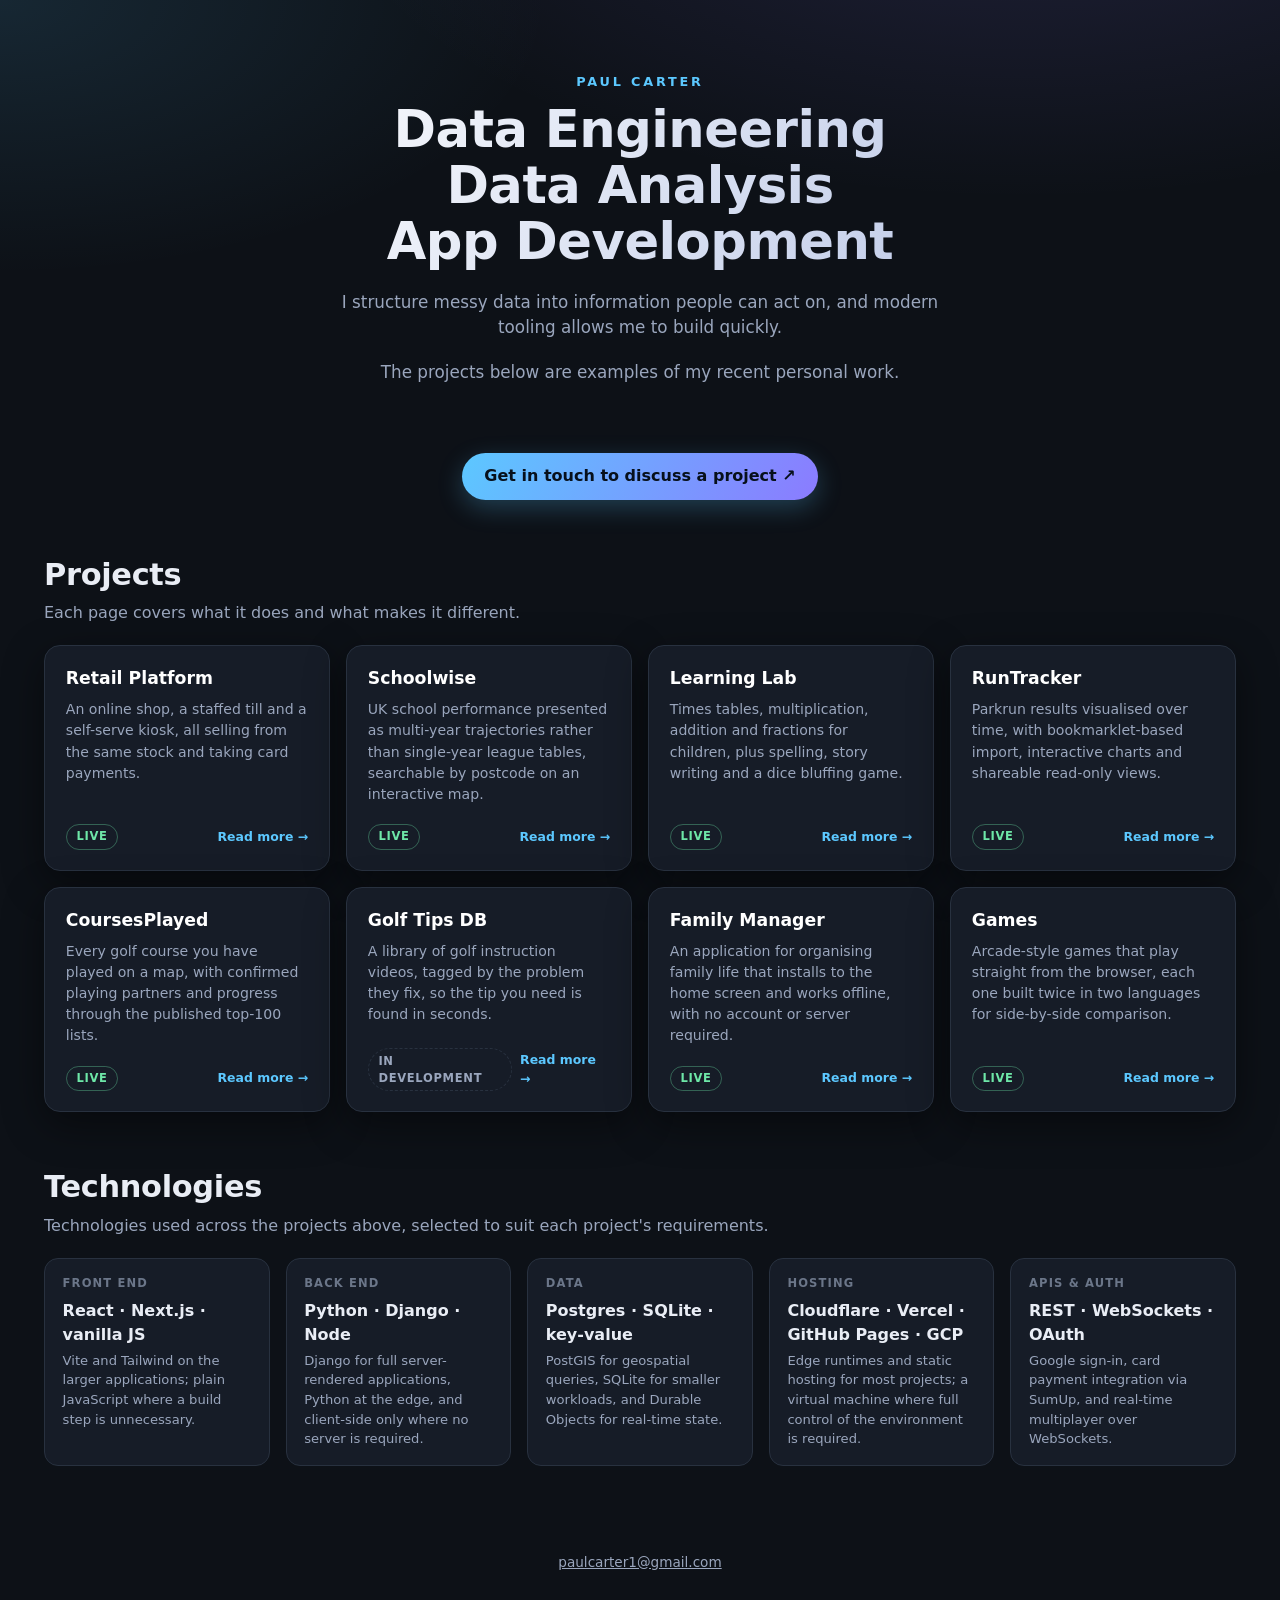
<file: index.html>
<!DOCTYPE html>
<html lang="en">
<head>
  <meta charset="utf-8">
  <meta name="viewport" content="width=device-width, initial-scale=1">
  <title>Paul Carter — Data Engineering, Data Analysis, App Development</title>
  <meta name="description" content="Data engineering, data analysis, app development. Turning messy data into things people can read and act on. A portfolio of recent projects and the technologies used to build them.">
  <link rel="stylesheet" href="style.css">
</head>
<body>

  <!-- ================= HERO ================= -->
  <header class="hero">
    <p class="eyebrow">Paul Carter</p>
    <h1>Data Engineering<br>Data Analysis<br>App Development</h1>

    <p class="intro">
      I structure messy data into information people can act on, and
      modern tooling allows me to build quickly.
    </p>

    <p class="intro">
      The projects below are examples of my recent personal work.
    </p>
  </header>

  <main>

    <p class="cta">
      <a class="contact" href="mailto:paulcarter1@gmail.com">Get in touch to discuss a project ↗</a>
    </p>

    <!-- ================= PROJECT TILES ================= -->
    <!--
      ONE <a class="tile"> PER PROJECT, linking to its page in projects/.
      Each tile: name, one-line description, then a footer row with a status
      chip (Live / In development) and a "Read more" cue. The whole tile is the
      link, so nothing inside it may be an <a>.
    -->
    <h2 class="section-title">Projects</h2>
    <p class="section-sub">Each page covers what it does and what makes it different.</p>

    <section class="tile-grid" aria-label="Projects">

      <a class="tile" href="projects/retail-platform.html">
        <span class="proj-name">Retail Platform</span>
        <p class="tile-desc">An online shop, a staffed till and a self-serve kiosk, all selling from the same stock and taking card payments.</p>
        <span class="tile-foot"><span class="chip live">Live</span><span class="tile-cta">Read more →</span></span>
      </a>

      <a class="tile" href="projects/schoolwise.html">
        <span class="proj-name">Schoolwise</span>
        <p class="tile-desc">UK school performance presented as multi-year trajectories rather than single-year league tables, searchable by postcode on an interactive map.</p>
        <span class="tile-foot"><span class="chip live">Live</span><span class="tile-cta">Read more →</span></span>
      </a>

      <a class="tile" href="projects/learning-lab.html">
        <span class="proj-name">Learning Lab</span>
        <p class="tile-desc">Times tables, multiplication, addition and fractions for children, plus spelling, story writing and a dice bluffing game.</p>
        <span class="tile-foot"><span class="chip live">Live</span><span class="tile-cta">Read more →</span></span>
      </a>

      <a class="tile" href="projects/runtracker.html">
        <span class="proj-name">RunTracker</span>
        <p class="tile-desc">Parkrun results visualised over time, with bookmarklet-based import, interactive charts and shareable read-only views.</p>
        <span class="tile-foot"><span class="chip live">Live</span><span class="tile-cta">Read more →</span></span>
      </a>

      <a class="tile" href="projects/coursesplayed.html">
        <span class="proj-name">CoursesPlayed</span>
        <p class="tile-desc">Every golf course you have played on a map, with confirmed playing partners and progress through the published top-100 lists.</p>
        <span class="tile-foot"><span class="chip live">Live</span><span class="tile-cta">Read more →</span></span>
      </a>

      <a class="tile" href="projects/golf-tips-db.html">
        <span class="proj-name">Golf Tips DB</span>
        <p class="tile-desc">A library of golf instruction videos, tagged by the problem they fix, so the tip you need is found in seconds.</p>
        <span class="tile-foot"><span class="chip dev">In development</span><span class="tile-cta">Read more →</span></span>
      </a>

      <a class="tile" href="projects/family-manager.html">
        <span class="proj-name">Family Manager</span>
        <p class="tile-desc">An application for organising family life that installs to the home screen and works offline, with no account or server required.</p>
        <span class="tile-foot"><span class="chip live">Live</span><span class="tile-cta">Read more →</span></span>
      </a>

      <a class="tile" href="projects/games.html">
        <span class="proj-name">Games</span>
        <p class="tile-desc">Arcade-style games that play straight from the browser, each one built twice in two languages for side-by-side comparison.</p>
        <span class="tile-foot"><span class="chip live">Live</span><span class="tile-cta">Read more →</span></span>
      </a>

    </section>

    <!-- ================= STACK SUMMARY ================= -->
    <h2 class="section-title">Technologies</h2>
    <p class="section-sub">Technologies used across the projects above, selected to suit each project's requirements.</p>

    <section class="facts" aria-label="Technologies used">
      <div class="fact">
        <h3>Front end</h3>
        <span class="val">React · Next.js · vanilla JS</span>
        <span class="why">Vite and Tailwind on the larger applications; plain JavaScript where a build step is unnecessary.</span>
      </div>
      <div class="fact">
        <h3>Back end</h3>
        <span class="val">Python · Django · Node</span>
        <span class="why">Django for full server-rendered applications, Python at the edge, and client-side only where no server is required.</span>
      </div>
      <div class="fact">
        <h3>Data</h3>
        <span class="val">Postgres · SQLite · key-value</span>
        <span class="why">PostGIS for geospatial queries, SQLite for smaller workloads, and Durable Objects for real-time state.</span>
      </div>
      <div class="fact">
        <h3>Hosting</h3>
        <span class="val">Cloudflare · Vercel · GitHub Pages · GCP</span>
        <span class="why">Edge runtimes and static hosting for most projects; a virtual machine where full control of the environment is required.</span>
      </div>
      <div class="fact">
        <h3>APIs &amp; auth</h3>
        <span class="val">REST · WebSockets · OAuth</span>
        <span class="why">Google sign-in, card payment integration via SumUp, and real-time multiplayer over WebSockets.</span>
      </div>
    </section>

  </main>

  <footer>
    <p><a href="mailto:paulcarter1@gmail.com">paulcarter1@gmail.com</a></p>
  </footer>

  <!-- Cloudflare Web Analytics -->
  <script defer src="https://static.cloudflareinsights.com/beacon.min.js" data-cf-beacon='{"token": "3bd058f60f7340a2a8628fc3a87d7882"}'></script>

</body>
</html>
</file>
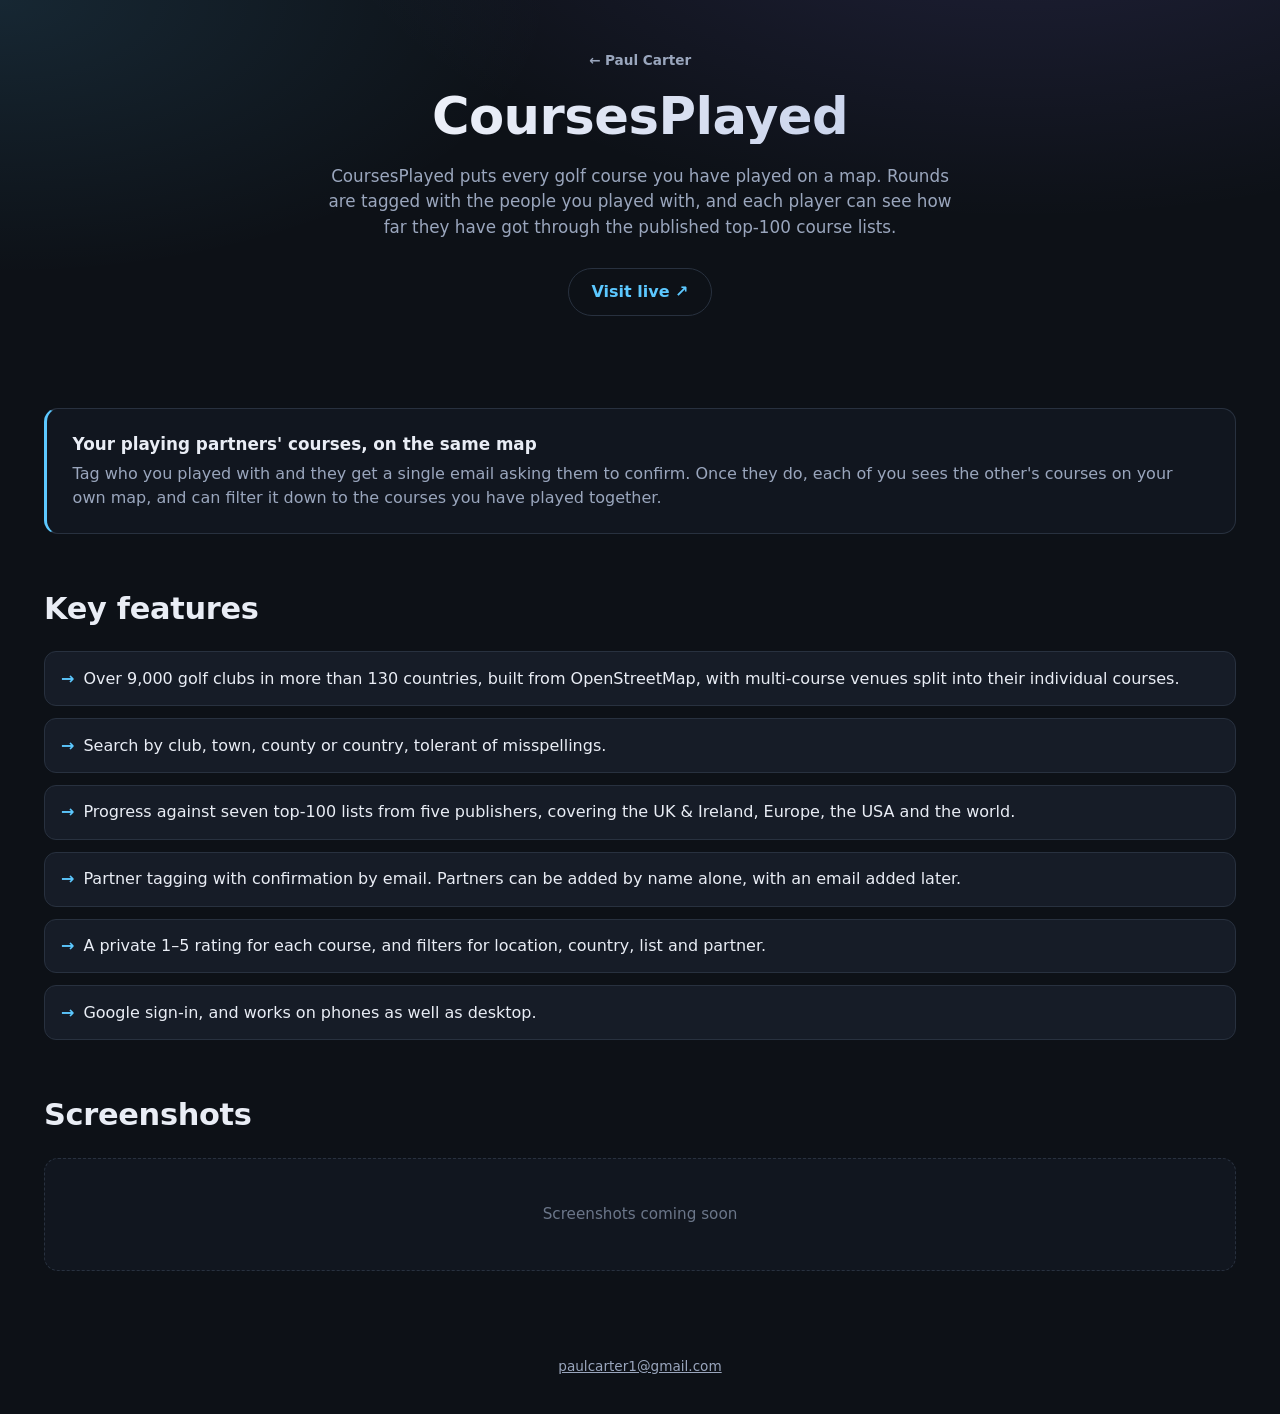
<file: projects/coursesplayed.html>
<!DOCTYPE html>
<html lang="en">
<head>
  <meta charset="utf-8">
  <meta name="viewport" content="width=device-width, initial-scale=1">
  <title>CoursesPlayed — Paul Carter</title>
  <meta name="description" content="Map every golf course you've played, tag who you played with, and track progress through the published top-100 course lists.">
  <link rel="stylesheet" href="../style.css">
</head>
<body>

  <header class="hero sub">
    <a class="backlink" href="../index.html">← Paul Carter</a>
    <h1>CoursesPlayed</h1>
    <p class="intro">
      CoursesPlayed puts every golf course you have played on a map.
      Rounds are tagged with the people you played with, and each player
      can see how far they have got through the published top-100 course lists.
    </p>
    <p class="cta">
      <a class="contact ghost" href="https://coursesplayed.com/" target="_blank" rel="noopener">Visit live ↗</a>
    </p>
  </header>

  <main>

    <section class="callout" aria-label="What makes it different">
      <span class="val">Your playing partners' courses, on the same map</span>
      <p>Tag who you played with and they get a single email asking them to
      confirm. Once they do, each of you sees the other's courses on your own
      map, and can filter it down to the courses you have played together.</p>
    </section>

    <h2 class="section-title">Key features</h2>
    <ul class="features">
      <li>Over 9,000 golf clubs in more than 130 countries, built from OpenStreetMap, with multi-course venues split into their individual courses.</li>
      <li>Search by club, town, county or country, tolerant of misspellings.</li>
      <li>Progress against seven top-100 lists from five publishers, covering the UK &amp; Ireland, Europe, the USA and the world.</li>
      <li>Partner tagging with confirmation by email. Partners can be added by name alone, with an email added later.</li>
      <li>A private 1–5 rating for each course, and filters for location, country, list and partner.</li>
      <li>Google sign-in, and works on phones as well as desktop.</li>
    </ul>

    <h2 class="section-title">Screenshots</h2>
    <div class="shots">Screenshots coming soon</div>

  </main>

  <footer>
    <p><a href="mailto:paulcarter1@gmail.com">paulcarter1@gmail.com</a></p>
  </footer>

  <!-- Cloudflare Web Analytics -->
  <script defer src="https://static.cloudflareinsights.com/beacon.min.js" data-cf-beacon='{"token": "3bd058f60f7340a2a8628fc3a87d7882"}'></script>

</body>
</html>
</file>
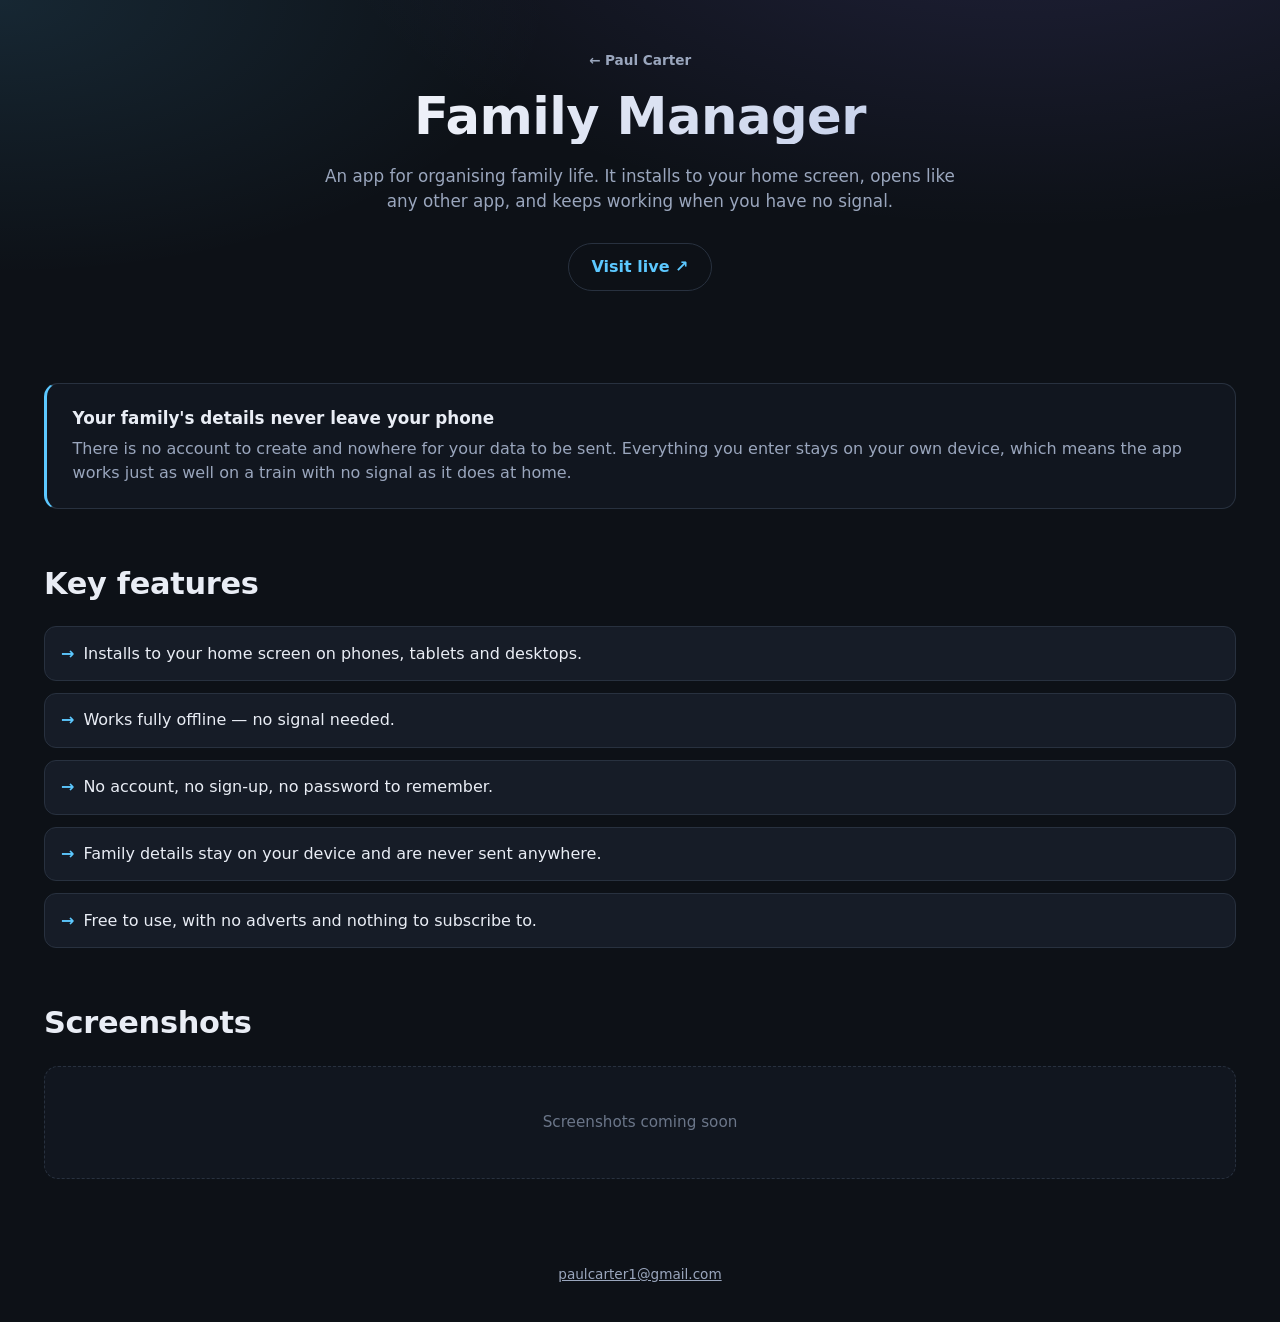
<file: projects/family-manager.html>
<!DOCTYPE html>
<html lang="en">
<head>
  <meta charset="utf-8">
  <meta name="viewport" content="width=device-width, initial-scale=1">
  <title>Family Manager — Paul Carter</title>
  <meta name="description" content="An app for organising family life that installs to your home screen, works offline and keeps your data private.">
  <link rel="stylesheet" href="../style.css">
</head>
<body>

  <header class="hero sub">
    <a class="backlink" href="../index.html">← Paul Carter</a>
    <h1>Family Manager</h1>
    <p class="intro">
      An app for organising family life. It installs to your home screen, opens
      like any other app, and keeps working when you have no signal.
    </p>
    <p class="cta">
      <a class="contact ghost" href="https://googlefamilymanager.vercel.app/" target="_blank" rel="noopener">Visit live ↗</a>
    </p>
  </header>

  <main>

    <section class="callout" aria-label="What makes it different">
      <span class="val">Your family's details never leave your phone</span>
      <p>There is no account to create and nowhere for your data to be sent.
      Everything you enter stays on your own device, which means the app works
      just as well on a train with no signal as it does at home.</p>
    </section>

    <h2 class="section-title">Key features</h2>
    <ul class="features">
      <li>Installs to your home screen on phones, tablets and desktops.</li>
      <li>Works fully offline — no signal needed.</li>
      <li>No account, no sign-up, no password to remember.</li>
      <li>Family details stay on your device and are never sent anywhere.</li>
      <li>Free to use, with no adverts and nothing to subscribe to.</li>
    </ul>

    <h2 class="section-title">Screenshots</h2>
    <div class="shots">Screenshots coming soon</div>

  </main>

  <footer>
    <p><a href="mailto:paulcarter1@gmail.com">paulcarter1@gmail.com</a></p>
  </footer>

  <!-- Cloudflare Web Analytics -->
  <script defer src="https://static.cloudflareinsights.com/beacon.min.js" data-cf-beacon='{"token": "3bd058f60f7340a2a8628fc3a87d7882"}'></script>

</body>
</html>
</file>
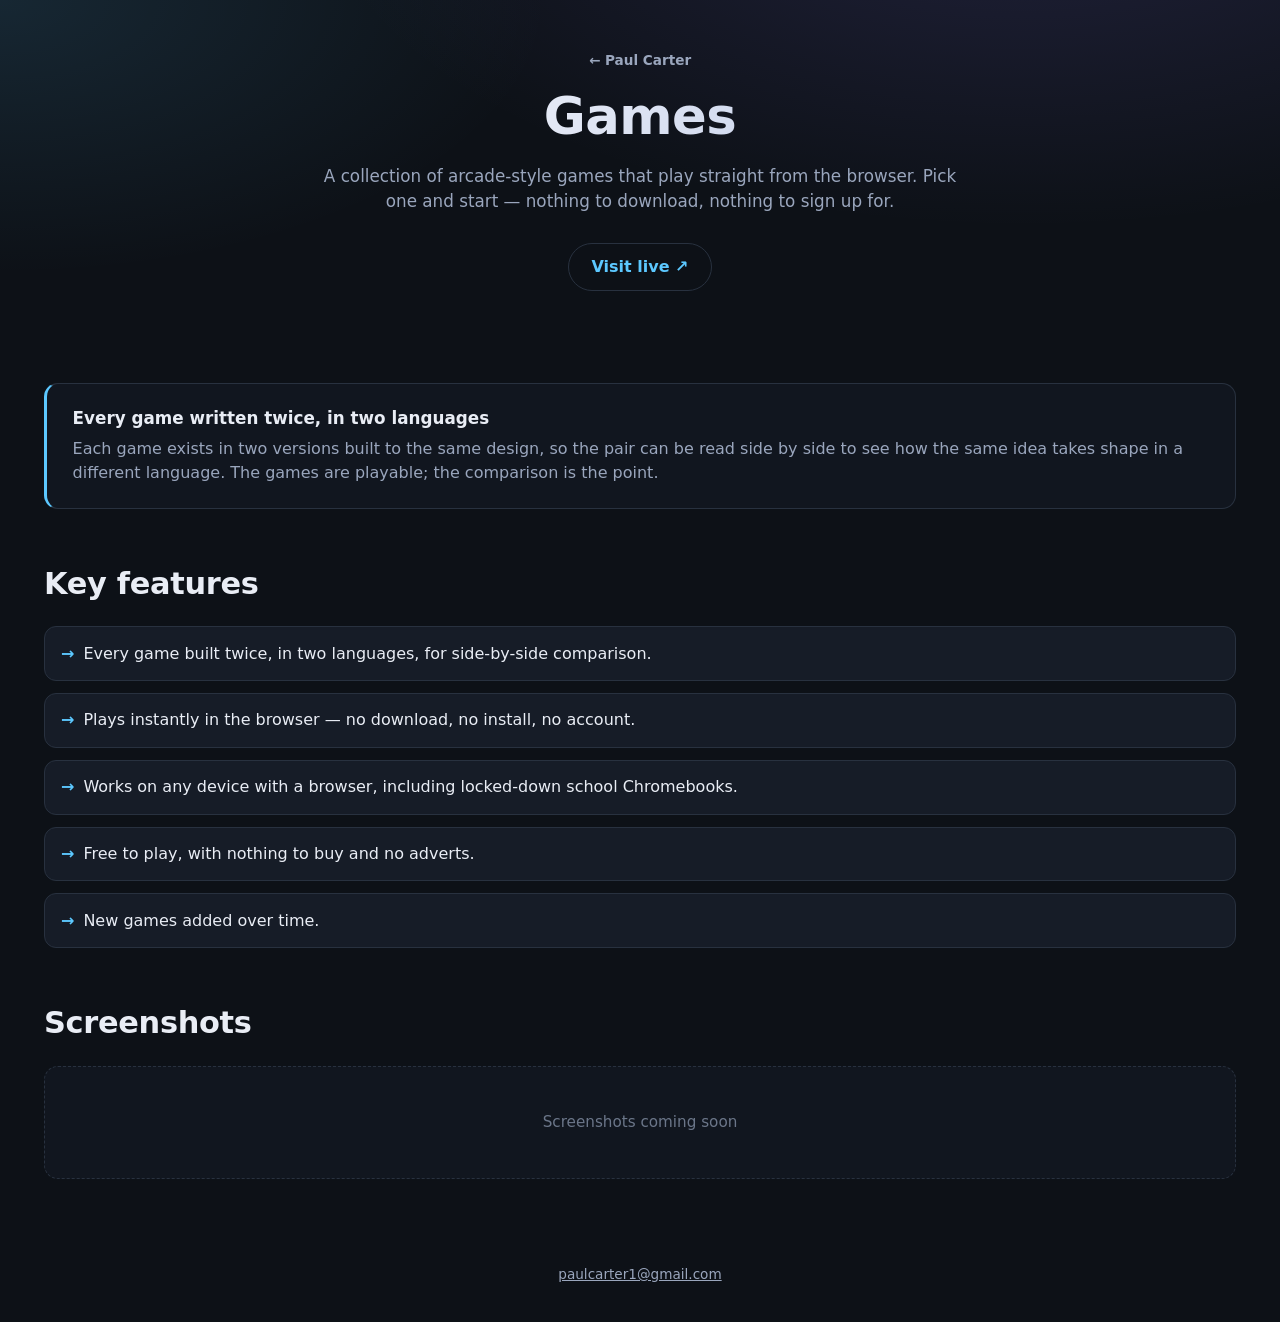
<file: projects/games.html>
<!DOCTYPE html>
<html lang="en">
<head>
  <meta charset="utf-8">
  <meta name="viewport" content="width=device-width, initial-scale=1">
  <title>Games — Paul Carter</title>
  <meta name="description" content="A collection of browser games that play instantly on any device, with nothing to install.">
  <link rel="stylesheet" href="../style.css">
</head>
<body>

  <header class="hero sub">
    <a class="backlink" href="../index.html">← Paul Carter</a>
    <h1>Games</h1>
    <p class="intro">
      A collection of arcade-style games that play straight from the browser.
      Pick one and start — nothing to download, nothing to sign up for.
    </p>
    <p class="cta">
      <a class="contact ghost" href="https://pauldcarter.github.io/games/" target="_blank" rel="noopener">Visit live ↗</a>
    </p>
  </header>

  <main>

    <section class="callout" aria-label="What makes it different">
      <span class="val">Every game written twice, in two languages</span>
      <p>Each game exists in two versions built to the same design, so the pair
      can be read side by side to see how the same idea takes shape in a
      different language. The games are playable; the comparison is the point.</p>
    </section>

    <h2 class="section-title">Key features</h2>
    <ul class="features">
      <li>Every game built twice, in two languages, for side-by-side comparison.</li>
      <li>Plays instantly in the browser — no download, no install, no account.</li>
      <li>Works on any device with a browser, including locked-down school Chromebooks.</li>
      <li>Free to play, with nothing to buy and no adverts.</li>
      <li>New games added over time.</li>
    </ul>

    <h2 class="section-title">Screenshots</h2>
    <div class="shots">Screenshots coming soon</div>

  </main>

  <footer>
    <p><a href="mailto:paulcarter1@gmail.com">paulcarter1@gmail.com</a></p>
  </footer>

  <!-- Cloudflare Web Analytics -->
  <script defer src="https://static.cloudflareinsights.com/beacon.min.js" data-cf-beacon='{"token": "3bd058f60f7340a2a8628fc3a87d7882"}'></script>

</body>
</html>
</file>
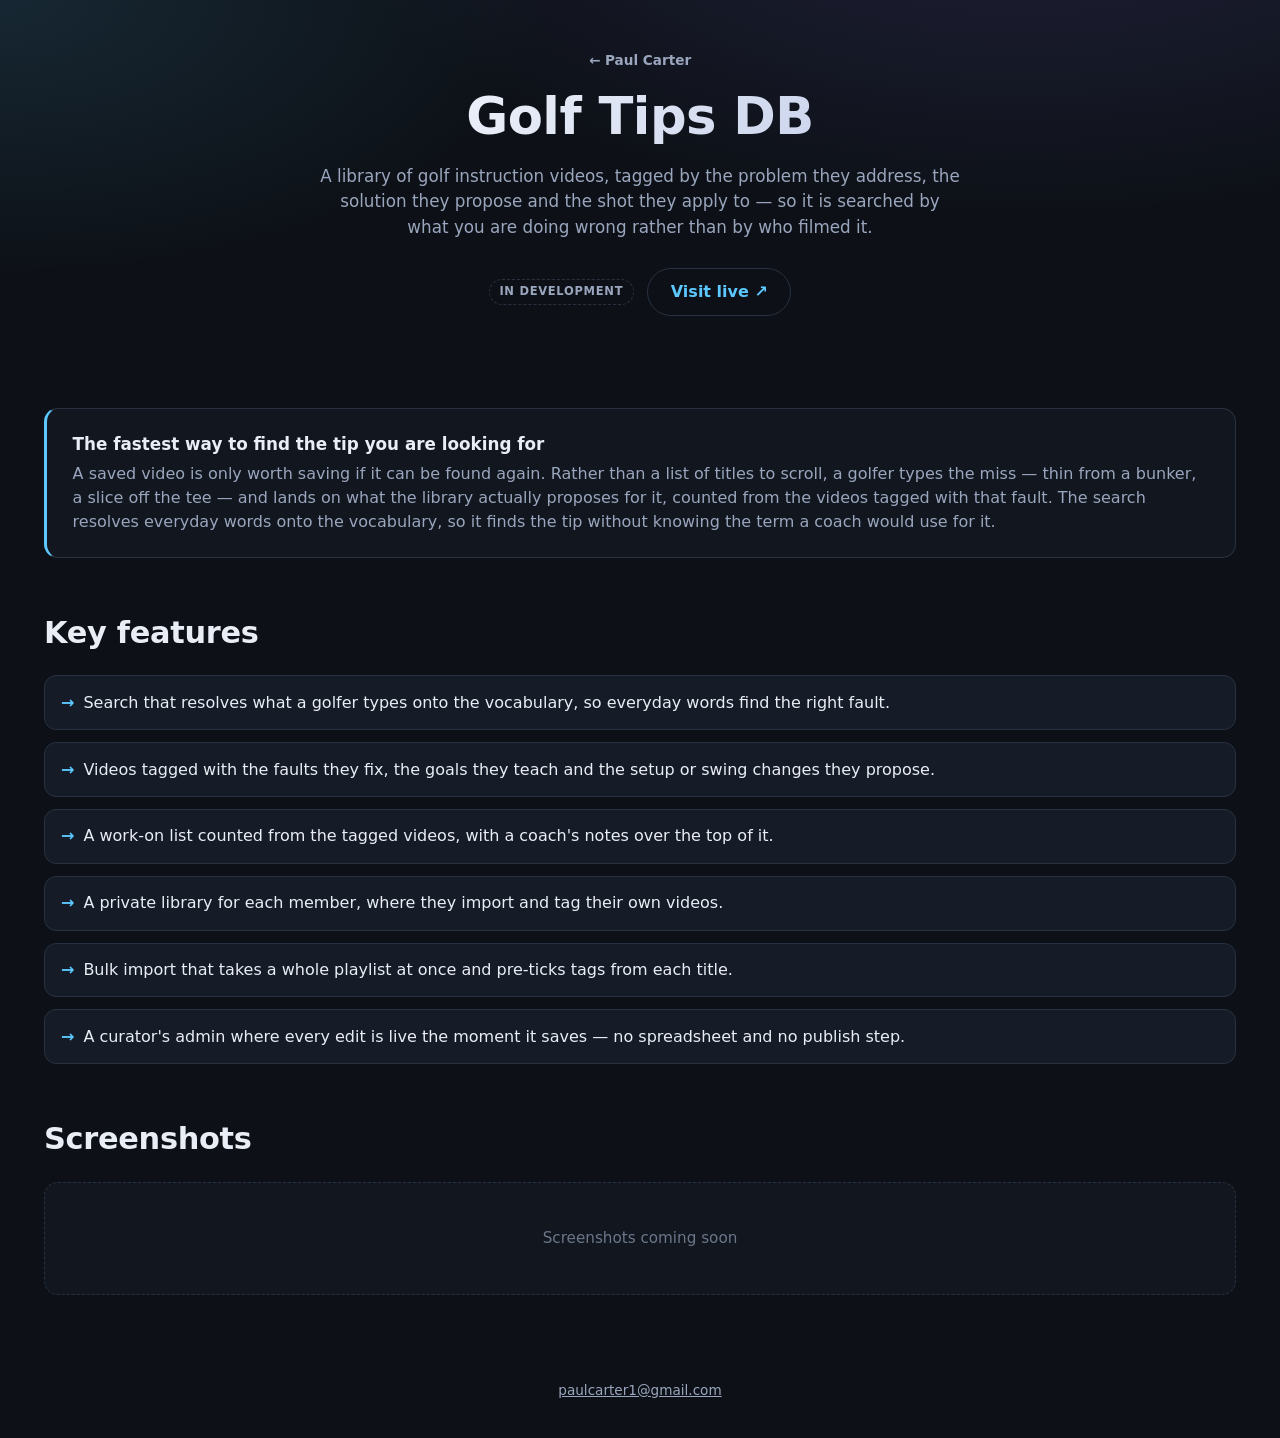
<file: projects/golf-tips-db.html>
<!DOCTYPE html>
<html lang="en">
<head>
  <meta charset="utf-8">
  <meta name="viewport" content="width=device-width, initial-scale=1">
  <title>Golf Tips DB — Paul Carter</title>
  <meta name="description" content="A library of golf instruction videos, tagged by the problem they fix and searchable by what you are doing wrong.">
  <link rel="stylesheet" href="../style.css">
</head>
<body>

  <header class="hero sub">
    <a class="backlink" href="../index.html">← Paul Carter</a>
    <h1>Golf Tips DB</h1>
    <p class="intro">
      A library of golf instruction videos, tagged by the problem they address,
      the solution they propose and the shot they apply to — so it is searched
      by what you are doing wrong rather than by who filmed it.
    </p>
    <p class="cta">
      <span class="chip dev">In development</span>
      <a class="contact ghost" href="https://golftipsdb.vibegames.workers.dev/" target="_blank" rel="noopener">Visit live ↗</a>
    </p>
  </header>

  <main>

    <section class="callout" aria-label="What makes it different">
      <span class="val">The fastest way to find the tip you are looking for</span>
      <p>A saved video is only worth saving if it can be found again. Rather
      than a list of titles to scroll, a golfer types the miss — thin from a
      bunker, a slice off the tee — and lands on what the library actually
      proposes for it, counted from the videos tagged with that fault. The
      search resolves everyday words onto the vocabulary, so it finds the tip
      without knowing the term a coach would use for it.</p>
    </section>

    <h2 class="section-title">Key features</h2>
    <ul class="features">
      <li>Search that resolves what a golfer types onto the vocabulary, so everyday words find the right fault.</li>
      <li>Videos tagged with the faults they fix, the goals they teach and the setup or swing changes they propose.</li>
      <li>A work-on list counted from the tagged videos, with a coach's notes over the top of it.</li>
      <li>A private library for each member, where they import and tag their own videos.</li>
      <li>Bulk import that takes a whole playlist at once and pre-ticks tags from each title.</li>
      <li>A curator's admin where every edit is live the moment it saves — no spreadsheet and no publish step.</li>
    </ul>

    <h2 class="section-title">Screenshots</h2>
    <div class="shots">Screenshots coming soon</div>

  </main>

  <footer>
    <p><a href="mailto:paulcarter1@gmail.com">paulcarter1@gmail.com</a></p>
  </footer>

  <!-- Cloudflare Web Analytics -->
  <script defer src="https://static.cloudflareinsights.com/beacon.min.js" data-cf-beacon='{"token": "3bd058f60f7340a2a8628fc3a87d7882"}'></script>

</body>
</html>
</file>
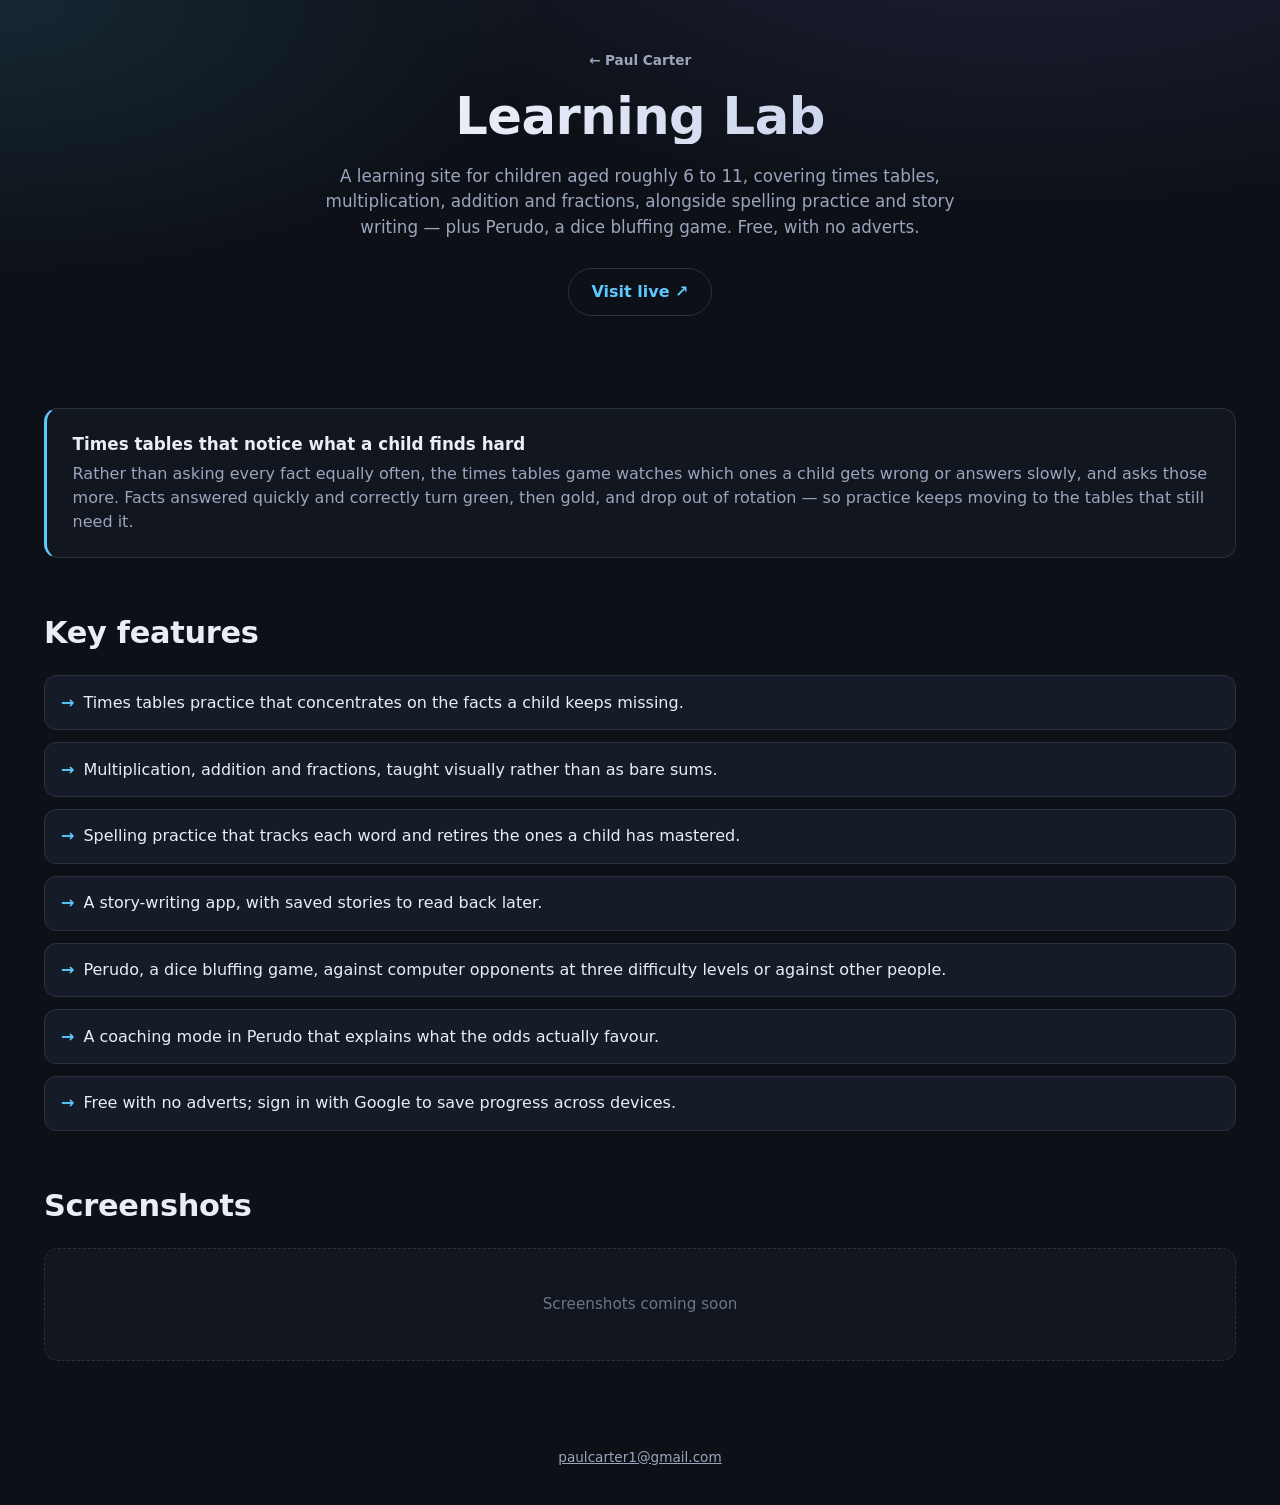
<file: projects/learning-lab.html>
<!DOCTYPE html>
<html lang="en">
<head>
  <meta charset="utf-8">
  <meta name="viewport" content="width=device-width, initial-scale=1">
  <title>Learning Lab — Paul Carter</title>
  <meta name="description" content="Maths, spelling and story writing for children, plus a dice bluffing game, free and without adverts.">
  <link rel="stylesheet" href="../style.css">
</head>
<body>

  <header class="hero sub">
    <a class="backlink" href="../index.html">← Paul Carter</a>
    <h1>Learning Lab</h1>
    <p class="intro">
      A learning site for children aged roughly 6 to 11, covering times tables,
      multiplication, addition and fractions, alongside spelling practice and
      story writing — plus Perudo, a dice bluffing game. Free, with no adverts.
    </p>
    <p class="cta">
      <a class="contact ghost" href="https://learninglab.vibegames.workers.dev/" target="_blank" rel="noopener">Visit live ↗</a>
    </p>
  </header>

  <main>

    <section class="callout" aria-label="What makes it different">
      <span class="val">Times tables that notice what a child finds hard</span>
      <p>Rather than asking every fact equally often, the times tables game
      watches which ones a child gets wrong or answers slowly, and asks those
      more. Facts answered quickly and correctly turn green, then gold, and drop
      out of rotation — so practice keeps moving to the tables that still need
      it.</p>
    </section>

    <h2 class="section-title">Key features</h2>
    <ul class="features">
      <li>Times tables practice that concentrates on the facts a child keeps missing.</li>
      <li>Multiplication, addition and fractions, taught visually rather than as bare sums.</li>
      <li>Spelling practice that tracks each word and retires the ones a child has mastered.</li>
      <li>A story-writing app, with saved stories to read back later.</li>
      <li>Perudo, a dice bluffing game, against computer opponents at three difficulty levels or against other people.</li>
      <li>A coaching mode in Perudo that explains what the odds actually favour.</li>
      <li>Free with no adverts; sign in with Google to save progress across devices.</li>
    </ul>

    <h2 class="section-title">Screenshots</h2>
    <div class="shots">Screenshots coming soon</div>

  </main>

  <footer>
    <p><a href="mailto:paulcarter1@gmail.com">paulcarter1@gmail.com</a></p>
  </footer>

  <!-- Cloudflare Web Analytics -->
  <script defer src="https://static.cloudflareinsights.com/beacon.min.js" data-cf-beacon='{"token": "3bd058f60f7340a2a8628fc3a87d7882"}'></script>

</body>
</html>
</file>
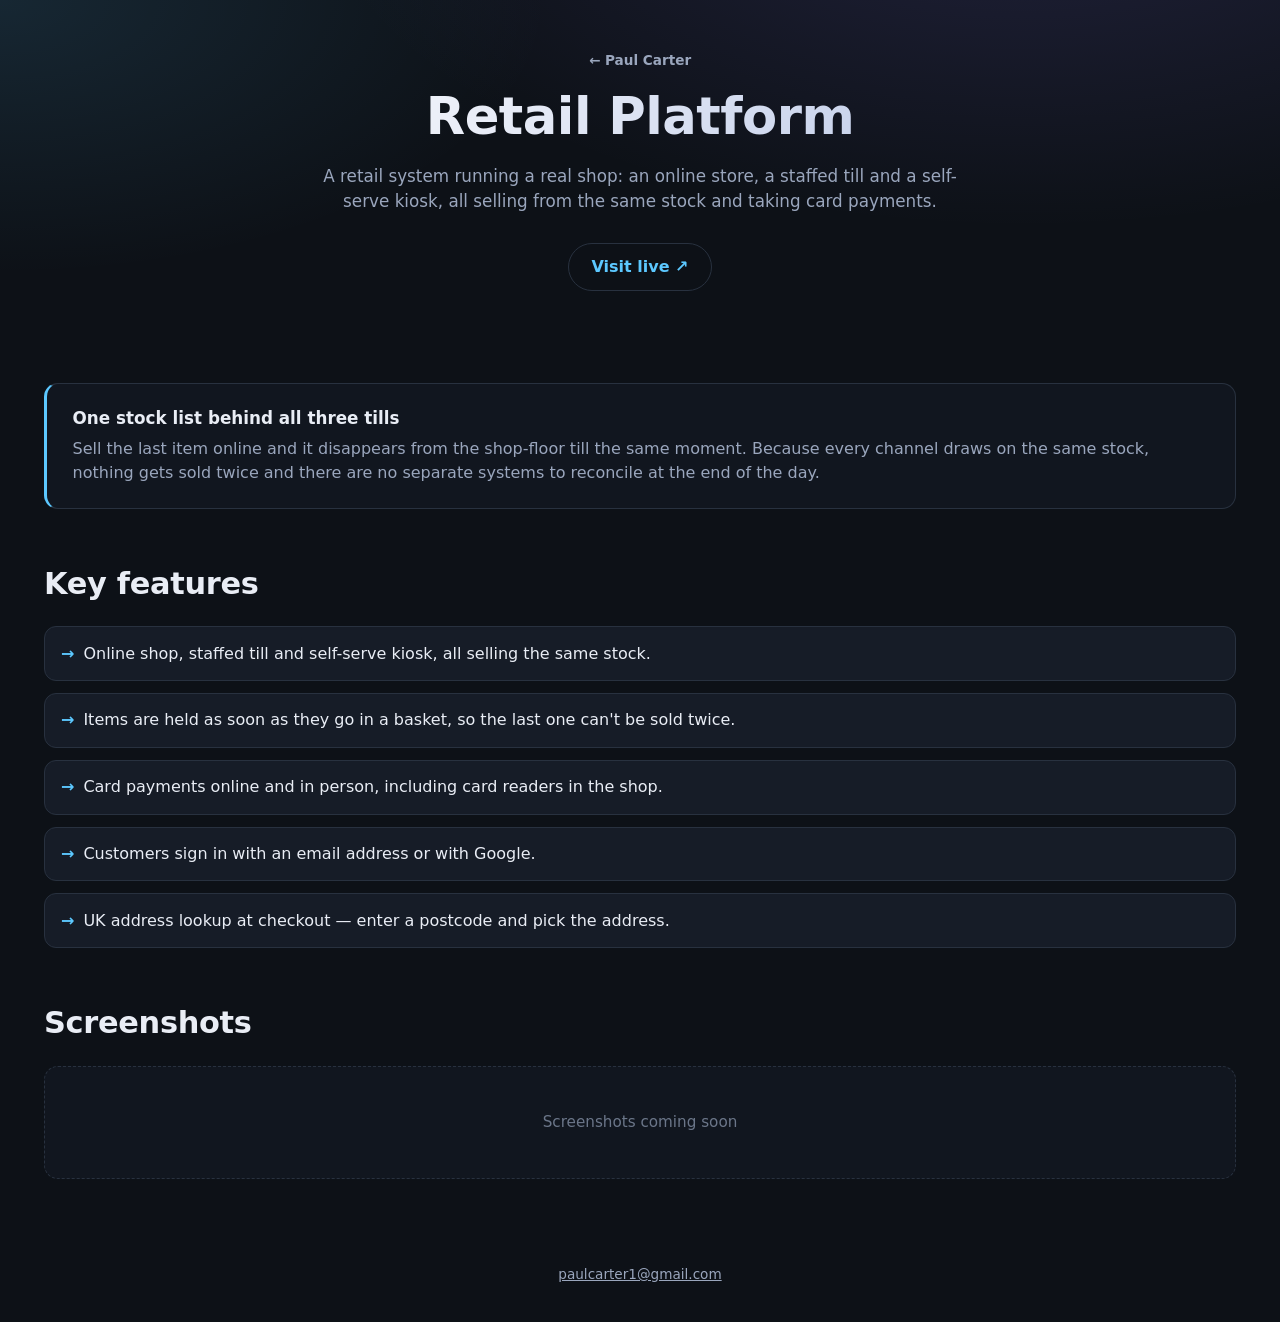
<file: projects/retail-platform.html>
<!DOCTYPE html>
<html lang="en">
<head>
  <meta charset="utf-8">
  <meta name="viewport" content="width=device-width, initial-scale=1">
  <title>Retail Platform — Paul Carter</title>
  <meta name="description" content="An online shop, a shop-floor till and a self-serve kiosk, all selling from the same stock.">
  <link rel="stylesheet" href="../style.css">
</head>
<body>

  <header class="hero sub">
    <a class="backlink" href="../index.html">← Paul Carter</a>
    <h1>Retail Platform</h1>
    <p class="intro">
      A retail system running a real shop: an online store, a staffed till and a
      self-serve kiosk, all selling from the same stock and taking card
      payments.
    </p>
    <p class="cta">
      <a class="contact ghost" href="https://slapandfold.com" target="_blank" rel="noopener">Visit live ↗</a>
    </p>
  </header>

  <main>

    <section class="callout" aria-label="What makes it different">
      <span class="val">One stock list behind all three tills</span>
      <p>Sell the last item online and it disappears from the shop-floor till
      the same moment. Because every channel draws on the same stock, nothing
      gets sold twice and there are no separate systems to reconcile at the end
      of the day.</p>
    </section>

    <h2 class="section-title">Key features</h2>
    <ul class="features">
      <li>Online shop, staffed till and self-serve kiosk, all selling the same stock.</li>
      <li>Items are held as soon as they go in a basket, so the last one can't be sold twice.</li>
      <li>Card payments online and in person, including card readers in the shop.</li>
      <li>Customers sign in with an email address or with Google.</li>
      <li>UK address lookup at checkout — enter a postcode and pick the address.</li>
    </ul>

    <h2 class="section-title">Screenshots</h2>
    <div class="shots">Screenshots coming soon</div>

  </main>

  <footer>
    <p><a href="mailto:paulcarter1@gmail.com">paulcarter1@gmail.com</a></p>
  </footer>

  <!-- Cloudflare Web Analytics -->
  <script defer src="https://static.cloudflareinsights.com/beacon.min.js" data-cf-beacon='{"token": "3bd058f60f7340a2a8628fc3a87d7882"}'></script>

</body>
</html>
</file>
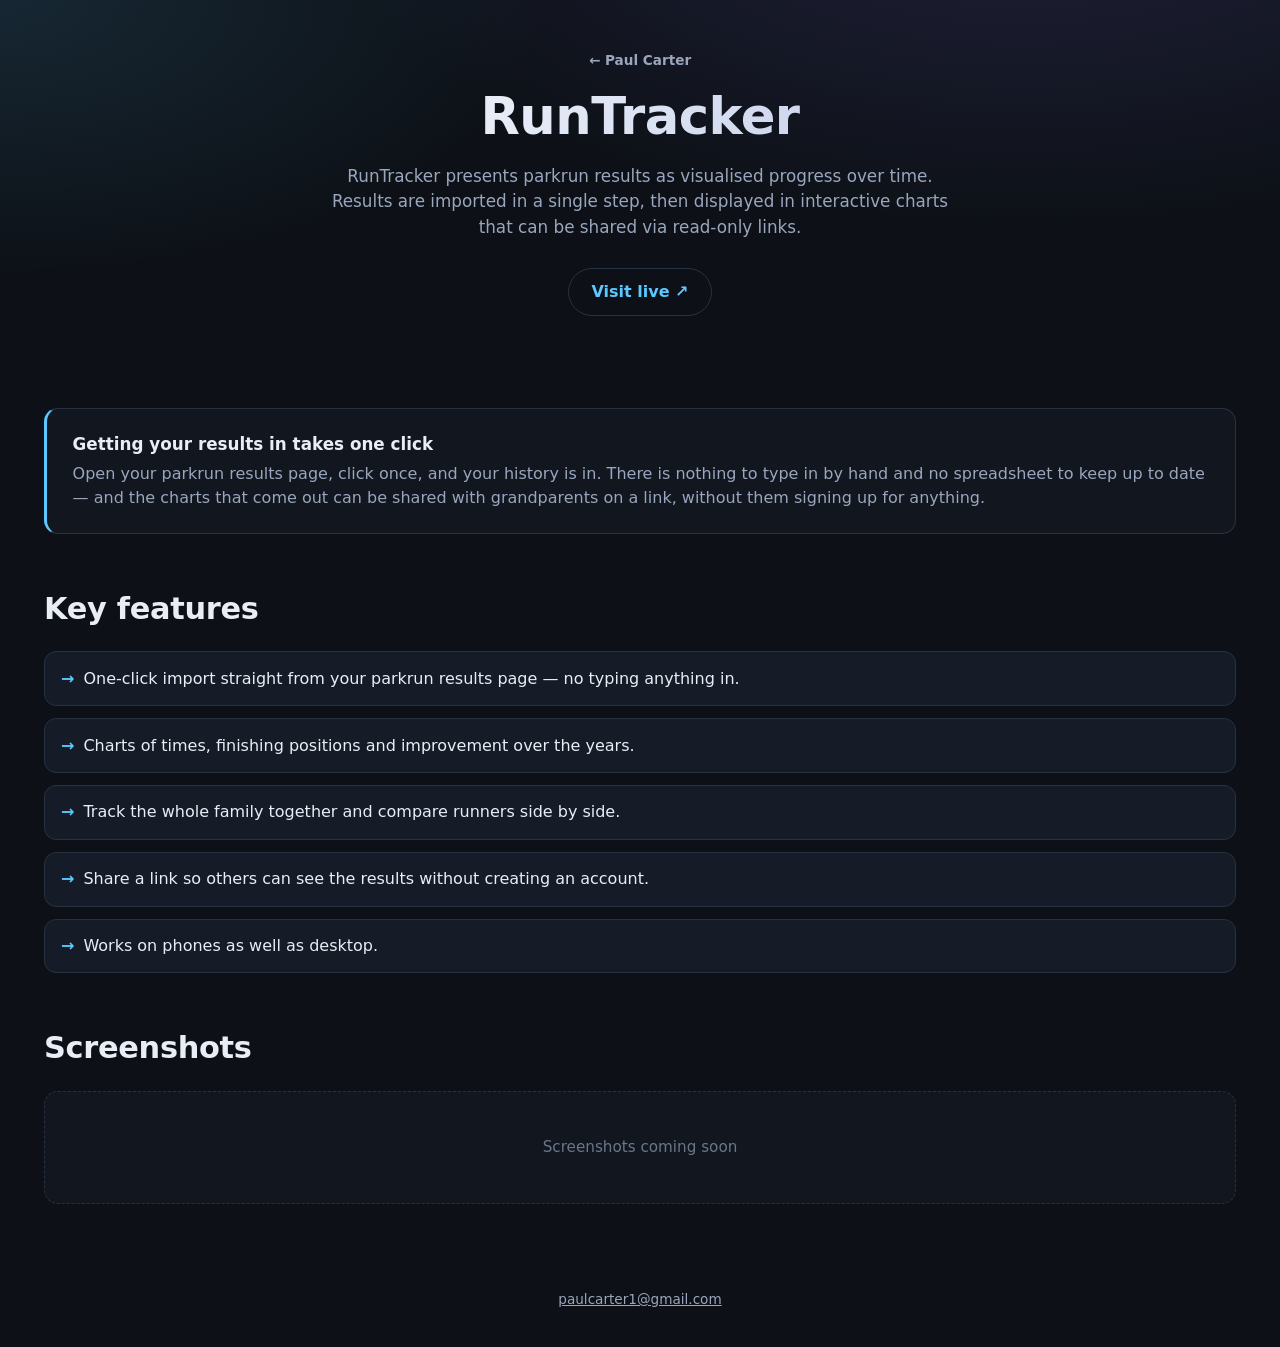
<file: projects/runtracker.html>
<!DOCTYPE html>
<html lang="en">
<head>
  <meta charset="utf-8">
  <meta name="viewport" content="width=device-width, initial-scale=1">
  <title>RunTracker — Paul Carter</title>
  <meta name="description" content="See parkrun results as progress over time, with one-click import and charts you can share.">
  <link rel="stylesheet" href="../style.css">
</head>
<body>

  <header class="hero sub">
    <a class="backlink" href="../index.html">← Paul Carter</a>
    <h1>RunTracker</h1>
    <p class="intro">
      RunTracker presents parkrun results as visualised progress over time.
      Results are imported in a single step, then displayed in interactive
      charts that can be shared via read-only links.
    </p>
    <p class="cta">
      <a class="contact ghost" href="https://runtracker.vibegames.workers.dev/" target="_blank" rel="noopener">Visit live ↗</a>
    </p>
  </header>

  <main>

    <section class="callout" aria-label="What makes it different">
      <span class="val">Getting your results in takes one click</span>
      <p>Open your parkrun results page, click once, and your history is in.
      There is nothing to type in by hand and no spreadsheet to keep up to date
      — and the charts that come out can be shared with grandparents on a link,
      without them signing up for anything.</p>
    </section>

    <h2 class="section-title">Key features</h2>
    <ul class="features">
      <li>One-click import straight from your parkrun results page — no typing anything in.</li>
      <li>Charts of times, finishing positions and improvement over the years.</li>
      <li>Track the whole family together and compare runners side by side.</li>
      <li>Share a link so others can see the results without creating an account.</li>
      <li>Works on phones as well as desktop.</li>
    </ul>

    <h2 class="section-title">Screenshots</h2>
    <div class="shots">Screenshots coming soon</div>

  </main>

  <footer>
    <p><a href="mailto:paulcarter1@gmail.com">paulcarter1@gmail.com</a></p>
  </footer>

  <!-- Cloudflare Web Analytics -->
  <script defer src="https://static.cloudflareinsights.com/beacon.min.js" data-cf-beacon='{"token": "3bd058f60f7340a2a8628fc3a87d7882"}'></script>

</body>
</html>
</file>
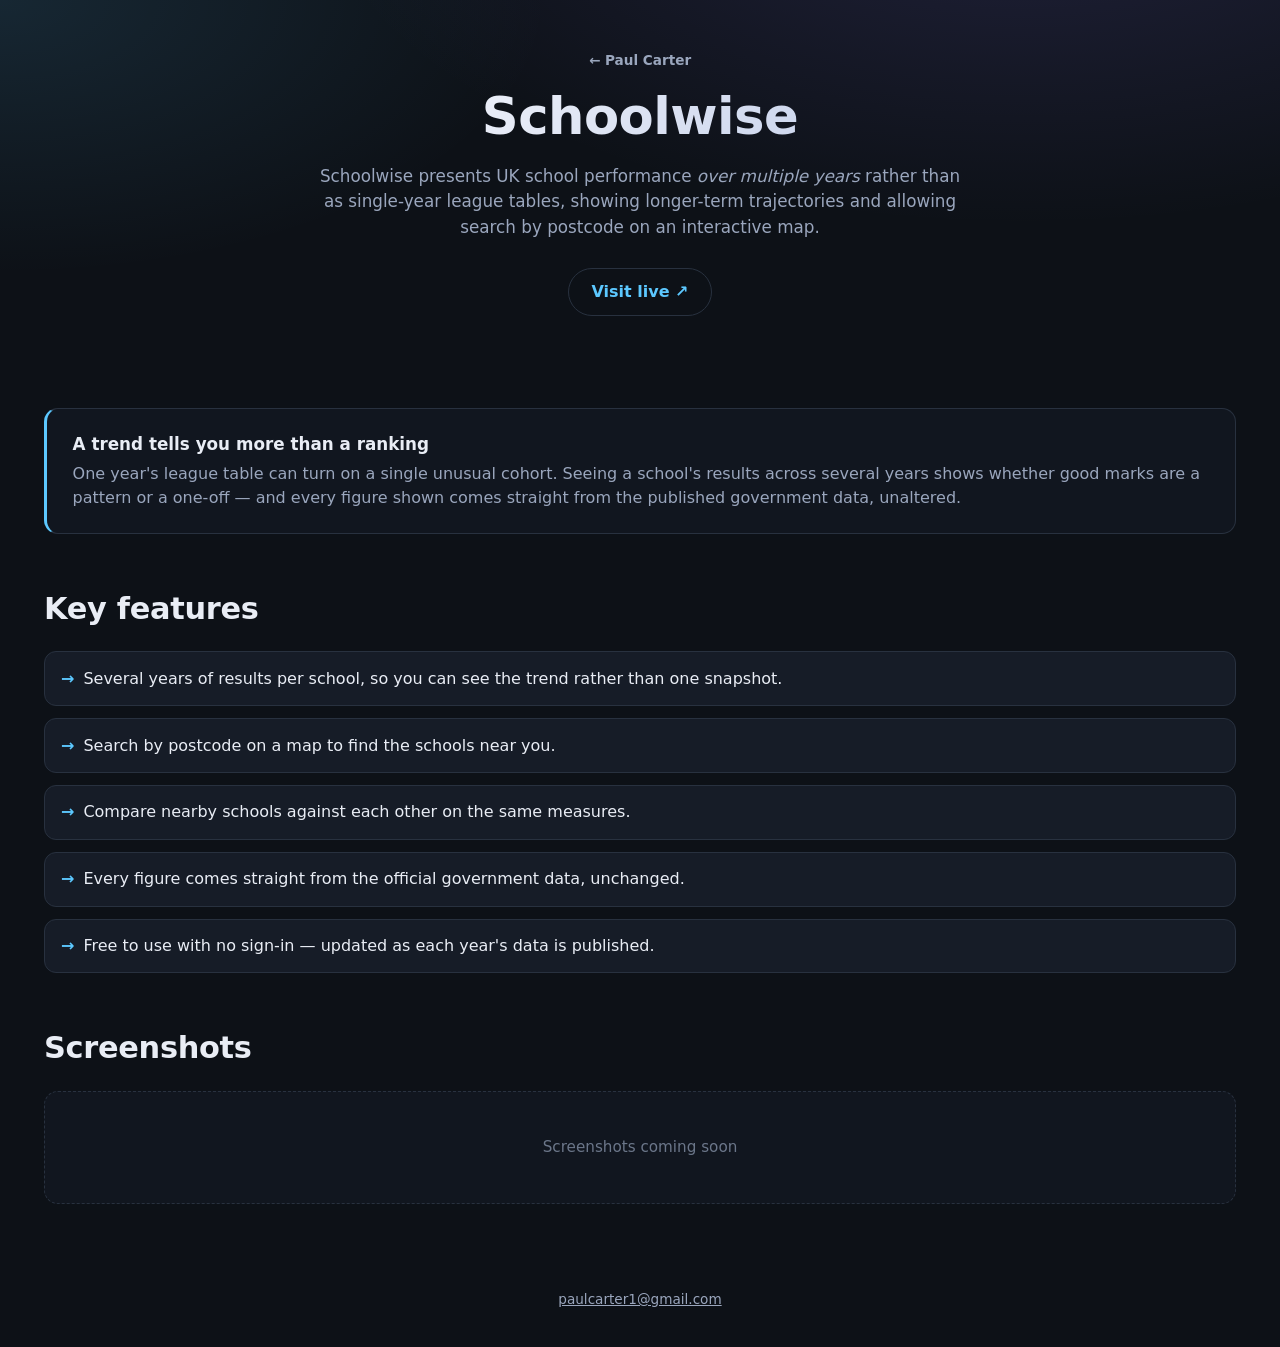
<file: projects/schoolwise.html>
<!DOCTYPE html>
<html lang="en">
<head>
  <meta charset="utf-8">
  <meta name="viewport" content="width=device-width, initial-scale=1">
  <title>Schoolwise — Paul Carter</title>
  <meta name="description" content="UK school performance shown across several years rather than as a single-year league table, searchable by postcode.">
  <link rel="stylesheet" href="../style.css">
</head>
<body>

  <header class="hero sub">
    <a class="backlink" href="../index.html">← Paul Carter</a>
    <h1>Schoolwise</h1>
    <p class="intro">
      Schoolwise presents UK school performance <em>over multiple years</em>
      rather than as single-year league tables, showing longer-term trajectories
      and allowing search by postcode on an interactive map.
    </p>
    <p class="cta">
      <a class="contact ghost" href="https://schoolperformance.vercel.app/" target="_blank" rel="noopener">Visit live ↗</a>
    </p>
  </header>

  <main>

    <section class="callout" aria-label="What makes it different">
      <span class="val">A trend tells you more than a ranking</span>
      <p>One year's league table can turn on a single unusual cohort. Seeing a
      school's results across several years shows whether good marks are a
      pattern or a one-off — and every figure shown comes straight from the
      published government data, unaltered.</p>
    </section>

    <h2 class="section-title">Key features</h2>
    <ul class="features">
      <li>Several years of results per school, so you can see the trend rather than one snapshot.</li>
      <li>Search by postcode on a map to find the schools near you.</li>
      <li>Compare nearby schools against each other on the same measures.</li>
      <li>Every figure comes straight from the official government data, unchanged.</li>
      <li>Free to use with no sign-in — updated as each year's data is published.</li>
    </ul>

    <h2 class="section-title">Screenshots</h2>
    <div class="shots">Screenshots coming soon</div>

  </main>

  <footer>
    <p><a href="mailto:paulcarter1@gmail.com">paulcarter1@gmail.com</a></p>
  </footer>

  <!-- Cloudflare Web Analytics -->
  <script defer src="https://static.cloudflareinsights.com/beacon.min.js" data-cf-beacon='{"token": "3bd058f60f7340a2a8628fc3a87d7882"}'></script>

</body>
</html>
</file>
<file: style.css>
/* style.css — Paul Carter portfolio / CV hub.
   A modern comparison-matrix layout: projects are rows, stack categories are
   columns, each cell shows a value + a muted "why". Reflows to stacked cards
   on mobile. */

:root {
  --bg:         #0d1117;
  --bg-soft:    #11161f;
  --panel:      #161c27;
  --panel-2:    #1b2330;
  --row-hover:  #1f2937;
  --border:     #28313f;
  --text:       #e9edf5;
  --muted:      #9aa6bd;
  --faint:      #6b7689;
  --accent:     #5cc8ff;
  --accent-2:   #8b7bff;
  --shadow:     0 12px 40px rgba(0, 0, 0, 0.45);
}

* { box-sizing: border-box; }

html { scroll-behavior: smooth; }

body {
  margin: 0;
  min-height: 100vh;
  font-family: system-ui, -apple-system, "Segoe UI", Roboto, Helvetica, Arial, sans-serif;
  color: var(--text);
  background:
    radial-gradient(1200px 600px at 80% -10%, rgba(139, 123, 255, 0.16), transparent 60%),
    radial-gradient(1000px 500px at 0% 0%, rgba(92, 200, 255, 0.12), transparent 55%),
    var(--bg);
  line-height: 1.5;
}

/* ===================== HERO ===================== */
.hero {
  max-width: 1100px;
  margin: 0 auto;
  padding: 4.5rem 1.5rem 1.5rem;
  text-align: center;
}

.eyebrow {
  margin: 0;
  text-transform: uppercase;
  letter-spacing: 0.22em;
  font-size: 0.8rem;
  font-weight: 600;
  color: var(--accent);
}

.hero h1 {
  margin: 0.6rem auto 0;
  max-width: 24ch;
  font-size: clamp(2rem, 5vw, 3.2rem);
  line-height: 1.1;
  letter-spacing: -0.01em;
  background: linear-gradient(120deg, #ffffff, #b9c6e6);
  -webkit-background-clip: text;
  background-clip: text;
  color: transparent;
}

.intro {
  margin: 1.25rem auto 0;
  max-width: 60ch;
  color: var(--muted);
  font-size: 1.05rem;
}

.cta {
  margin-top: 1.75rem;
  display: flex;
  flex-wrap: wrap;
  align-items: center;
  justify-content: center;
  gap: 0.85rem;
}

.contact {
  display: inline-block;
  padding: 0.7rem 1.4rem;
  border-radius: 999px;
  font-weight: 600;
  text-decoration: none;
  color: #07101b;
  background: linear-gradient(120deg, var(--accent), var(--accent-2));
  box-shadow: 0 8px 24px rgba(92, 200, 255, 0.25);
  transition: transform 0.12s ease, box-shadow 0.12s ease;
}
.contact:hover { transform: translateY(-2px); box-shadow: 0 12px 30px rgba(139, 123, 255, 0.35); }

/* ===================== MAIN ===================== */
main {
  max-width: 1240px;   /* a touch wider to give the 7-column table room */
  margin: 0 auto;
  padding: 1rem 1.5rem 3rem;
}

/* ----- positioning statement ----- */
.statement {
  text-align: center;
  margin: 1.5rem auto 2.75rem;
  max-width: 760px;
}
.statement > p:first-child {
  margin: 0;
  font-size: clamp(1.3rem, 3.2vw, 1.9rem);
  font-weight: 600;
  line-height: 1.25;
  letter-spacing: -0.01em;
}
.statement > p:first-child strong {
  background: linear-gradient(120deg, var(--accent), var(--accent-2));
  -webkit-background-clip: text;
  background-clip: text;
  color: transparent;
}
.statement-sub {
  margin: 0.9rem auto 0;
  max-width: 58ch;
  color: var(--muted);
  font-size: 0.98rem;
}

/* ----- section headings (for tables after the first) ----- */
.section-title {
  margin: 3.25rem 0 0.25rem;
  font-size: clamp(1.4rem, 3vw, 1.9rem);
  letter-spacing: -0.01em;
}
.section-sub {
  margin: 0 0 1.25rem;
  color: var(--muted);
}

/* ===================== MATRIX TABLE ===================== */
.table-wrap {
  background: var(--panel);
  border: 1px solid var(--border);
  border-radius: 18px;
  box-shadow: var(--shadow);
  overflow: hidden;        /* keeps rounded corners on the table */
}

.matrix {
  width: 100%;
  border-collapse: collapse;
  font-size: 0.92rem;
}

.matrix thead th {
  position: sticky;
  top: 0;
  z-index: 2;
  text-align: left;
  padding: 0.9rem 1rem;
  font-size: 0.74rem;
  text-transform: uppercase;
  letter-spacing: 0.1em;
  color: var(--faint);
  background: var(--panel-2);
  border-bottom: 1px solid var(--border);
  white-space: nowrap;
}

.matrix tbody td,
.matrix tbody th {
  padding: 1rem;
  vertical-align: top;
  border-bottom: 1px solid var(--border);
  text-align: left;
  font-weight: 400;
}

.matrix tbody tr:last-child td,
.matrix tbody tr:last-child th { border-bottom: none; }

.matrix tbody tr.project:hover td,
.matrix tbody tr.project:hover th { background: var(--row-hover); }

/* value + why inside each cell */
.val {
  display: block;
  font-weight: 600;
  color: var(--text);
}
.why {
  display: block;
  margin-top: 0.25rem;
  font-size: 0.82rem;
  color: var(--muted);
}
.why code {
  font-size: 0.92em;
  padding: 0.05em 0.35em;
  border-radius: 5px;
  background: var(--panel-2);
  color: #cdd7e8;
}

/* project (row header) cell */
.proj { min-width: 190px; }
.proj-name {
  display: block;
  font-size: 1.1rem;
  font-weight: 700;
  color: #fff;
}
.proj-sum {
  display: block;
  margin-top: 0.2rem;
  font-size: 0.82rem;
  color: var(--muted);
}
.link {
  display: inline-block;
  margin-top: 0.6rem;
  padding: 0.3rem 0.7rem;
  border-radius: 8px;
  font-size: 0.78rem;
  font-weight: 600;
  text-decoration: none;
  border: 1px solid var(--border);
  transition: border-color 0.12s ease, color 0.12s ease, background 0.12s ease;
}
.link.live { color: var(--accent); }
.link.src  { color: var(--accent-2); }
.link:not(.tag):hover { background: var(--panel-2); border-color: currentColor; }

/* non-clickable status tag (e.g. "In development") */
.link.tag {
  color: var(--muted);
  cursor: default;
  border-style: dashed;
}

/* ===================== TILE GRID (main page) ===================== */
.tile-grid {
  display: grid;
  grid-template-columns: repeat(auto-fill, minmax(270px, 1fr));
  gap: 1rem;
  margin-top: 1.25rem;
}

.tile {
  display: flex;
  flex-direction: column;
  gap: 0.35rem;
  padding: 1.25rem 1.3rem;
  background: var(--panel);
  border: 1px solid var(--border);
  border-radius: 16px;
  box-shadow: var(--shadow);
  text-decoration: none;
  color: var(--text);
  transition: transform 0.14s ease, border-color 0.14s ease, background 0.14s ease;
}
.tile:hover {
  transform: translateY(-3px);
  border-color: var(--accent);
  background: var(--panel-2);
}

.tile .proj-name { font-size: 1.08rem; }
.tile-desc {
  margin: 0.1rem 0 0;
  font-size: 0.88rem;
  color: var(--muted);
  flex: 1;                    /* pushes the footer row to the bottom */
}
.tile-foot {
  margin-top: 0.85rem;
  display: flex;
  align-items: center;
  justify-content: space-between;
  gap: 0.5rem;
  font-size: 0.78rem;
  font-weight: 600;
}
.tile-cta { color: var(--accent); }
.tile:hover .tile-cta { text-decoration: underline; }

/* status chip on a tile (tiles are one big link, so chips aren't links) */
.chip {
  padding: 0.2rem 0.6rem;
  border-radius: 999px;
  border: 1px solid var(--border);
  color: var(--muted);
  font-weight: 600;
  font-size: 0.72rem;
  text-transform: uppercase;
  letter-spacing: 0.06em;
}
.chip.live { color: #6ee7a8; border-color: rgba(110, 231, 168, 0.35); }
.chip.dev  { border-style: dashed; }

/* deep-dive tiles: accent-named topic cards */
.tile.topic .proj-name {
  background: linear-gradient(120deg, var(--accent), var(--accent-2));
  -webkit-background-clip: text;
  background-clip: text;
  color: transparent;
}

/* ===================== SUB-PAGES ===================== */
.hero.sub { padding-top: 3rem; }

.backlink {
  display: inline-block;
  margin-bottom: 0.5rem;
  font-size: 0.85rem;
  font-weight: 600;
  text-decoration: none;
  color: var(--muted);
}
.backlink:hover { color: var(--accent); }

/* live-link button variant that isn't the loud gradient CTA */
.contact.ghost {
  color: var(--accent);
  background: transparent;
  border: 1px solid var(--border);
  box-shadow: none;
}
.contact.ghost:hover { border-color: var(--accent); box-shadow: none; }

/* "how it's built" fact cards on project pages */
.facts {
  display: grid;
  grid-template-columns: repeat(auto-fit, minmax(215px, 1fr));
  gap: 1rem;
  margin-top: 1.25rem;
}
.fact {
  padding: 1rem 1.1rem;
  background: var(--panel);
  border: 1px solid var(--border);
  border-radius: 14px;
}
.fact h3 {
  margin: 0 0 0.4rem;
  font-size: 0.72rem;
  text-transform: uppercase;
  letter-spacing: 0.1em;
  color: var(--faint);
  font-weight: 600;
}

/* key-feature list on project pages */
.features {
  list-style: none;
  margin: 1.25rem 0 0;
  padding: 0;
  display: grid;
  gap: 0.75rem;
}
.features li {
  padding: 0.9rem 1.1rem 0.9rem 2.4rem;
  position: relative;
  background: var(--panel);
  border: 1px solid var(--border);
  border-radius: 12px;
}
.features li::before {
  content: "→";
  position: absolute;
  left: 1rem;
  color: var(--accent);
  font-weight: 700;
}

/* uniqueness callout on project pages */
.callout {
  margin-top: 2.25rem;
  padding: 1.4rem 1.6rem;
  border: 1px solid var(--border);
  border-left: 3px solid var(--accent);
  border-radius: 14px;
  background: var(--bg-soft);
}
.callout p { margin: 0.35rem 0 0; color: var(--muted); }
.callout .val { font-size: 1.05rem; }

/* screenshot placeholder on project pages */
.shots {
  margin: 1.25rem 0 0;
  padding: 2.75rem 1.5rem;
  border: 1px dashed var(--border);
  border-radius: 14px;
  background: var(--bg-soft);
  color: var(--faint);
  text-align: center;
  font-size: 0.95rem;
}

/* ===================== FOOTER ===================== */
footer {
  text-align: center;
  color: var(--faint);
  padding: 1.5rem;
  font-size: 0.85rem;
}
footer a { color: var(--muted); }

/* ===================== RESPONSIVE: reflow to stacked cards ===================== */
@media (max-width: 760px) {
  .table-wrap {
    background: transparent;
    border: none;
    box-shadow: none;
    overflow: visible;
  }
  .matrix, .matrix tbody { display: block; width: 100%; }
  .matrix thead { display: none; }            /* column headers move into each cell */

  .matrix tbody tr.project {
    display: block;
    margin-bottom: 1.25rem;
    background: var(--panel);
    border: 1px solid var(--border);
    border-radius: 16px;
    box-shadow: var(--shadow);
    overflow: hidden;
  }

  .matrix tbody th.proj {
    display: block;
    background: var(--panel-2);
    border-bottom: 1px solid var(--border);
  }

  .matrix tbody td {
    display: grid;
    grid-template-columns: 8.5rem 1fr;
    gap: 0.75rem;
    align-items: start;
    border-bottom: 1px solid var(--border);
  }
  .matrix tbody tr.project td:last-child { border-bottom: none; }

  /* the column name as a label in front of each value */
  .matrix tbody td::before {
    content: attr(data-label);
    font-size: 0.72rem;
    text-transform: uppercase;
    letter-spacing: 0.08em;
    color: var(--faint);
    padding-top: 0.15rem;
  }
}
</file>
